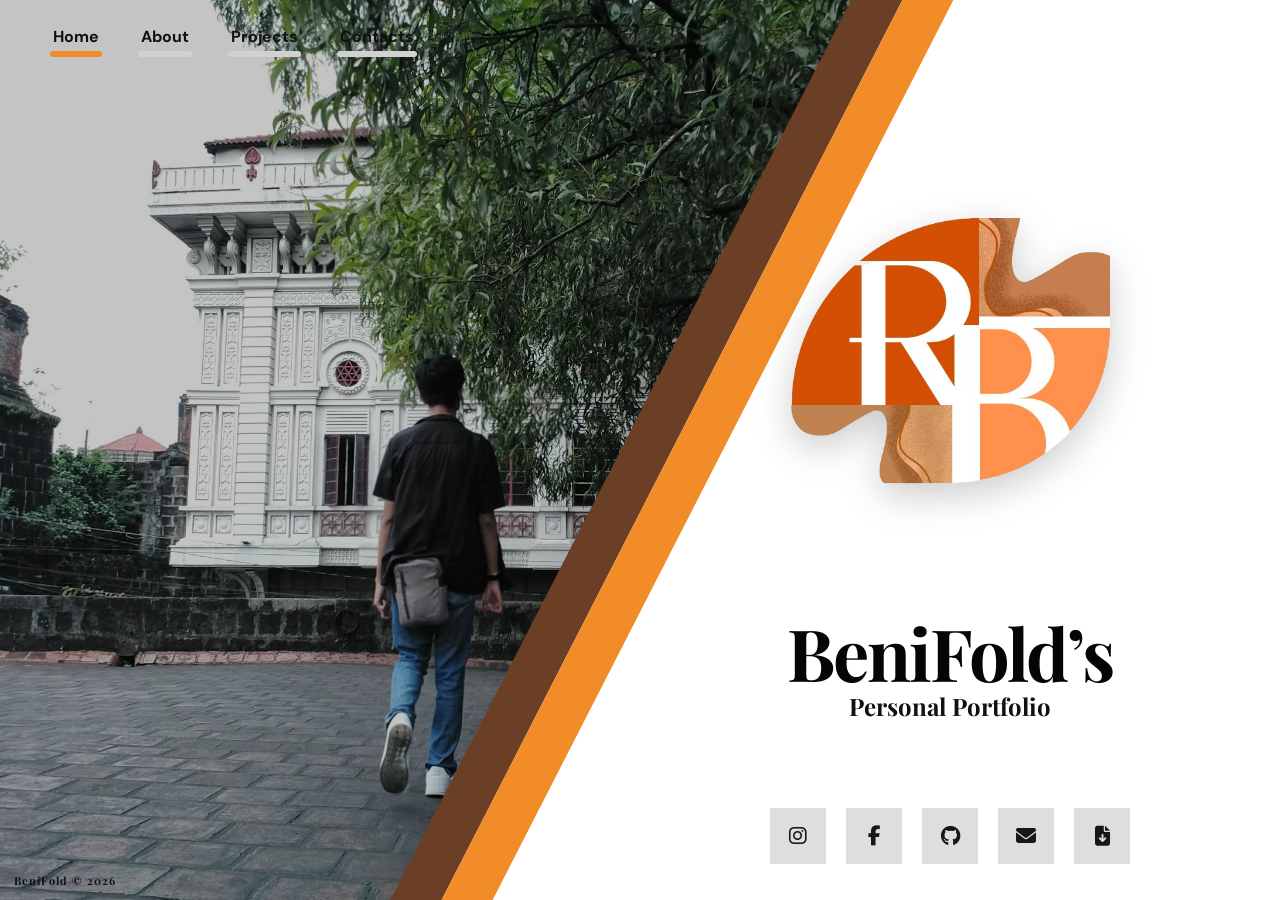
<file: index.html>
<!DOCTYPE html>
<html lang="en">
<head>
<meta charset="UTF-8">
<meta name="viewport" content="width=device-width, initial-scale=1.0">
<title>Beni's Portfolio</title>
<link rel="icon" href="myLogo.png" type="image/jpeg">
<link rel="stylesheet" href="https://cdnjs.cloudflare.com/ajax/libs/font-awesome/6.5.0/css/all.min.css">

<link rel="stylesheet" href="css/index.css">
</head>

<body>

<div class="container">
    <main class="home-page">
        <div class="photo-panel">
            <img src="pfp.jpeg" alt="Beni walking in front of a historic building">
        </div>

        <nav class="home-nav" aria-label="Main navigation">
            <a href="index.html" aria-current="page">Home</a>
            <a href="About.html">About</a>
            <a href="works.html">Projects</a>
            <a href="contact.html">Contacts</a>
        </nav>

        <div class="diagonal diagonal-black" aria-hidden="true"></div>
        <div class="diagonal diagonal-yellow" aria-hidden="true"></div>
        <div class="white-panel" aria-hidden="true"></div>

        <section class="brand-content" aria-labelledby="brand-title">
            <img class="brand-mark" src="myLogo.png" alt="BeniFold monogram">
            <div>
                <h1 class="brand-title" id="brand-title">BeniFold’s</h1>
                <p class="brand-subtitle">Personal Portfolio</p>
            </div>

            <div class="social-links" aria-label="Social links">
                <a href="https://www.instagram.com/_benifold" target="_blank" rel="noopener noreferrer" aria-label="Instagram">
                    <i class="fab fa-instagram" aria-hidden="true"></i>
                </a>
                <a href="https://www.facebook.com/rodolfo.aboc/" target="_blank" rel="noopener noreferrer" aria-label="Facebook">
                    <i class="fab fa-facebook-f" aria-hidden="true"></i>
                </a>
                <a href="https://github.com/rienicluss" target="_blank" rel="noopener noreferrer" aria-label="GitHub">
                    <i class="fab fa-github" aria-hidden="true"></i>
                </a>
                <a href="contact.html" aria-label="Contact">
                    <i class="fas fa-envelope" aria-hidden="true"></i>
                </a>
                <a href="BeniCV.pdf" download aria-label="Download CV">
                    <i class="fas fa-file-arrow-down" aria-hidden="true"></i>
                </a>
            </div>
        </section>

        <p class="copyright">BeniFold © 2026</p>
    </main>
</div>

<script>
window.addEventListener('DOMContentLoaded', () => document.body.classList.add('ready'));
</script>

</body>
</html>
</file>
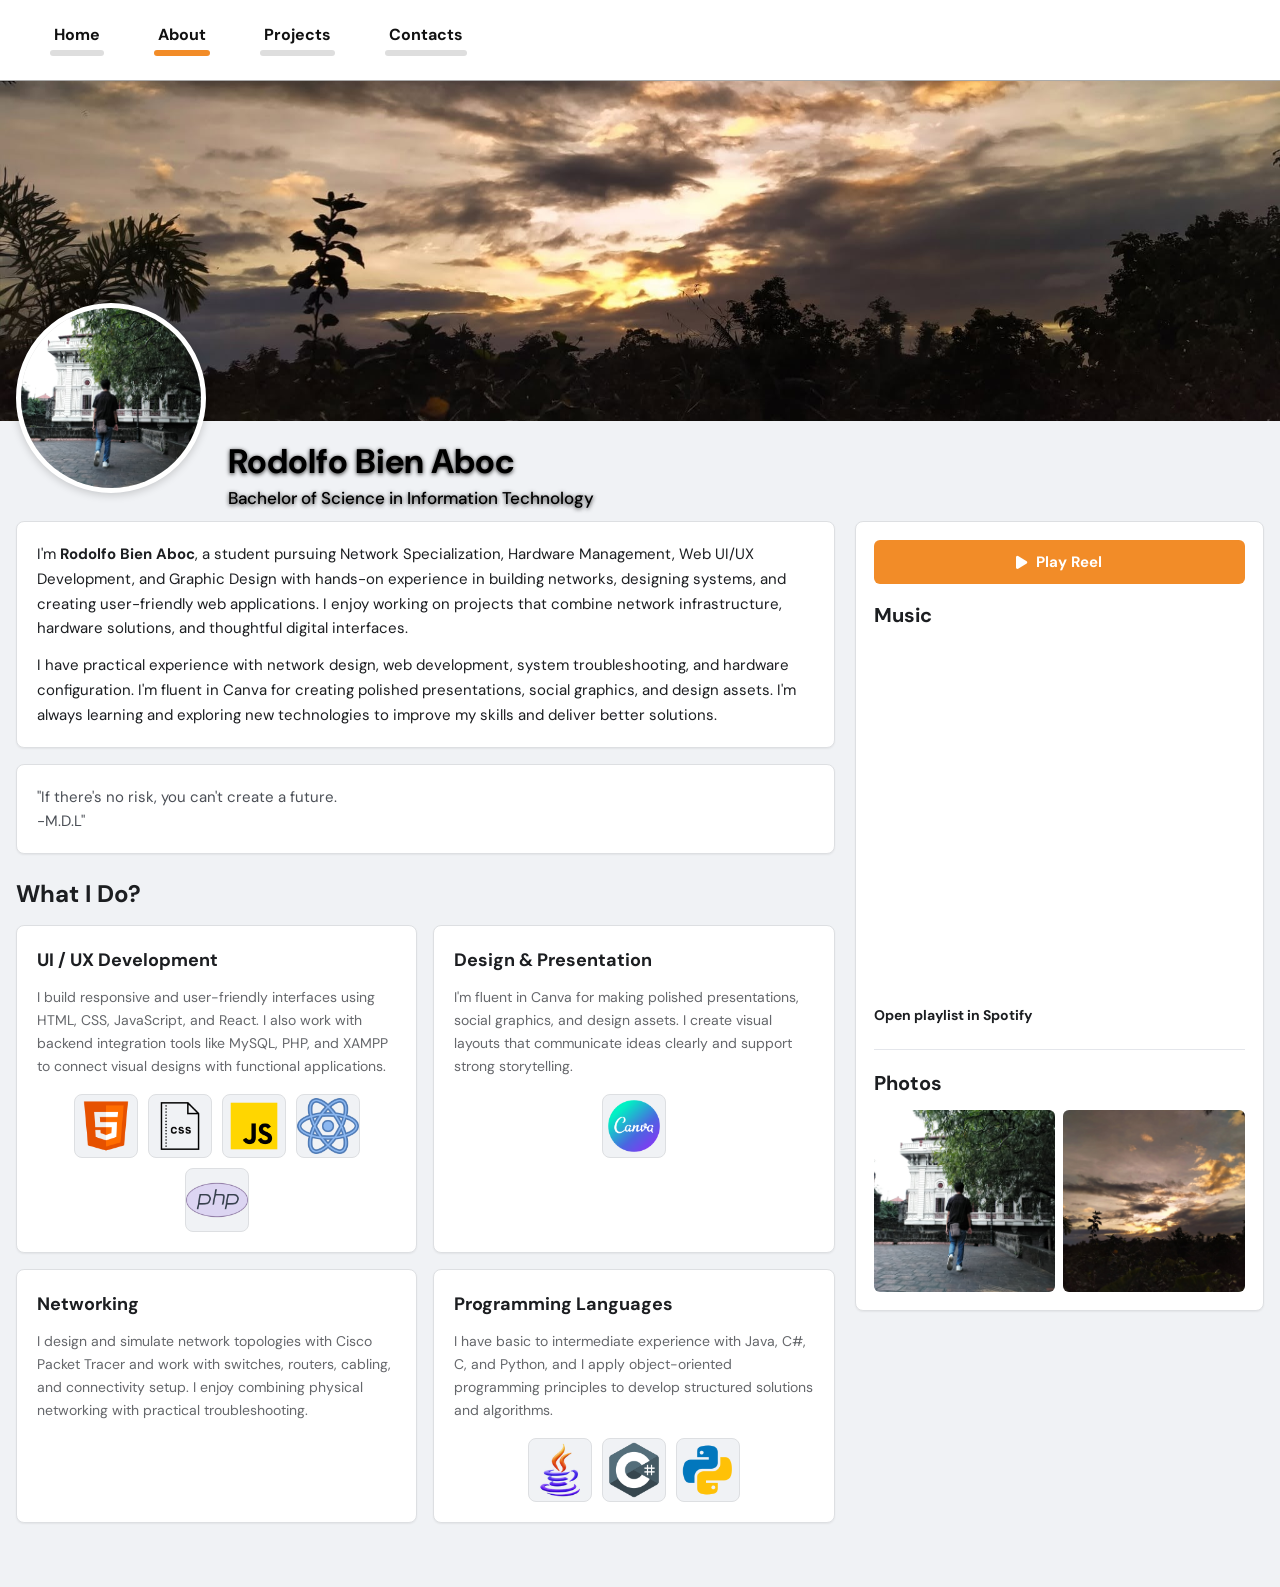
<file: About.html>
<!DOCTYPE html>
<html lang="en">
<head>
<meta charset="UTF-8">
<meta name="viewport" content="width=device-width, initial-scale=1.0">
<title>Beni's Portfolio</title>
<link rel="icon" href="myLogo.png" type="image/jpeg">
<link rel="stylesheet" href="https://cdnjs.cloudflare.com/ajax/libs/font-awesome/6.5.0/css/all.min.css">
<link rel="stylesheet" href="css/about.css">
</head>
<body>
<div class="container">
    <aside class="sidebar">
        <ul class="nav-menu" aria-label="Main navigation">
            <li class="nav-item"><a href="index.html">Home</a></li>
            <li class="nav-item active"><a href="about.html" aria-current="page">About</a></li>
            <li class="nav-item"><a href="works.html">Projects</a></li>
            <li class="nav-item"><a href="contact.html">Contacts</a></li>
        </ul>
    </aside>

    <main class="main-content">
        <header class="profile-banner">
            <div class="profile-card">
                <div class="profile-photo">
                    <img src="pfp.jpeg" alt="Rodolfo Bien Aboc">
                </div>
                <div class="profile-heading">
                    <h2>Rodolfo Bien Aboc</h2>
                    <p>Bachelor of Science in Information Technology</p>
                </div>
            </div>
        </header>

        <div class="about-layout">
            <div class="about-main-column">
                <div class="about-content">
                    <div class="about-text">
                        <p>
                            I'm <strong>Rodolfo Bien Aboc</strong>, a student pursuing Network Specialization,
                            Hardware Management, Web UI/UX Development, and Graphic Design with hands-on
                            experience in building networks, designing systems, and creating user-friendly
                            web applications. I enjoy working on projects that combine network infrastructure,
                            hardware solutions, and thoughtful digital interfaces.
                        </p>
                        <p>
                            I have practical experience with network design, web development, system
                            troubleshooting, and hardware configuration. I'm fluent in Canva for creating
                            polished presentations, social graphics, and design assets. I'm always learning
                            and exploring new technologies to improve my skills and deliver better solutions.
                        </p>
                    </div>
                    <div class="highlight-box">
                        "If there's no risk, you can't create a future.<br>-M.D.L"
                    </div>
                </div>

                <section id="skills">
                    <h2>What I Do?</h2>
                    <div class="skills-grid">
                <div class="skill-info">
                    <h3>UI / UX Development</h3>
                    <p>I build responsive and user-friendly interfaces using HTML, CSS, JavaScript, and React. I also work with backend integration tools like MySQL, PHP, and XAMPP to connect visual designs with functional applications.</p>
                    <div class="icon-bar">
                        <span class="icon-item"><img src="Icons/icons8-html-5-100.png" alt="HTML"></span>
                        <span class="icon-item"><img src="Icons/icons8-css-filetype-100.png" alt="CSS"></span>
                        <span class="icon-item"><img src="Icons/icons8-javascript-100.png" alt="JavaScript"></span>
                        <span class="icon-item"><img src="Icons/icons8-react-100.png" alt="React"></span>
                        <span class="icon-item"><img src="Icons/icons8-php-logo-100.png" alt="PHP"></span>
                    </div>
                </div>

                <div class="skill-info">
                    <h3>Design &amp; Presentation</h3>
                    <p>I'm fluent in Canva for making polished presentations, social graphics, and design assets. I create visual layouts that communicate ideas clearly and support strong storytelling.</p>
                    <div class="icon-bar">
                        <span class="icon-item"><img src="Icons/icons8-canva-100.png" alt="Canva"></span>
                    </div>
                </div>

                <div class="skill-info">
                    <h3>Networking</h3>
                    <p>I design and simulate network topologies with Cisco Packet Tracer and work with switches, routers, cabling, and connectivity setup. I enjoy combining physical networking with practical troubleshooting.</p>
                    <!--<div class="icon-bar">
                        <span class="icon-item"><img src="Icons/icons8-html-5-100.png" alt="Networks"></span>
                    </div> -->
                </div>

                <div class="skill-info">
                    <h3>Programming Languages</h3>
                    <p>I have basic to intermediate experience with Java, C#, C, and Python, and I apply object-oriented programming principles to develop structured solutions and algorithms.</p>
                    <div class="icon-bar">
                        <span class="icon-item"><img src="Icons/icons8-java-100.png" alt="Java"></span>
                        <span class="icon-item"><img src="Icons/icons8-c-sharp-logo-100.png" alt="C#"></span>
                        <span class="icon-item"><img src="Icons/icons8-python-100.png" alt="Python"></span>
                    </div>
                </div>
                    </div>
                </section>
            </div>

            <aside class="spotify-panel" aria-labelledby="spotify-title">
                <button class="play-video-button" type="button" aria-haspopup="dialog" aria-controls="video-modal">
                    <i class="fa-solid fa-play" aria-hidden="true"></i>
                    Play Reel
                </button>
                <h2 id="spotify-title">Music</h2>
                <iframe
                    class="spotify-player"
                    src="https://open.spotify.com/embed/playlist/7u4t4N9aqqfgyNPOmeiplp?utm_source=generator"
                    title="Spotify playlist player"
                    allow="autoplay; clipboard-write; encrypted-media; fullscreen; picture-in-picture"
                    loading="lazy">
                </iframe>
                <a class="spotify-link" href="https://open.spotify.com/playlist/7u4t4N9aqqfgyNPOmeiplp" target="_blank" rel="noopener noreferrer">
                    Open playlist in Spotify
                </a>

                <section class="photos-section" aria-labelledby="photos-title">
                    <h2 id="photos-title">Photos</h2>
                    <div class="photo-grid">
                        <a class="photo-tile" href="pfp.jpeg" target="_blank" rel="noopener noreferrer" aria-label="Open profile photo">
                            <img src="pfp.jpeg" alt="Profile photo">
                        </a>
                        <a class="photo-tile" href="Banner.jpg" target="_blank" rel="noopener noreferrer" aria-label="Open sunset cover photo">
                            <img src="Banner.jpg" alt="Sunset landscape">
                        </a>
                    </div>
                </section>
            </aside>
        </div>
    </main>
</div>

<dialog class="video-modal" id="video-modal" aria-label="Reel video player">
    <div class="video-modal-content">
        <button class="video-modal-close" type="button" aria-label="Close video">×</button>
        <video class="modal-video" controls playsinline preload="metadata">
            <source src="bidyo.mp4" type="video/mp4">
            Your browser does not support HTML video.
        </video>
    </div>
</dialog>

<script>
window.addEventListener('DOMContentLoaded', () => {
    document.body.classList.add('ready');

    const playButton = document.querySelector('.play-video-button');
    const videoModal = document.querySelector('#video-modal');
    const video = videoModal.querySelector('video');
    const closeButton = videoModal.querySelector('.video-modal-close');

    playButton.addEventListener('click', () => {
        videoModal.showModal();
        video.play().then(() => {
            if (!videoModal.open) {
                video.pause();
                video.currentTime = 0;
            }
        }).catch(error => {
            if (error.name === 'AbortError' && !videoModal.open) return;
            console.error('Unable to play the reel video:', error);
        });
    });

    closeButton.addEventListener('click', () => {
        video.pause();
        videoModal.close();
    });
    videoModal.addEventListener('click', event => {
        if (event.target === videoModal) {
            video.pause();
            videoModal.close();
        }
    });
    videoModal.addEventListener('close', () => {
        video.pause();
        video.currentTime = 0;
        playButton.focus();
    });
});
</script>
</body>
</html>
</file>
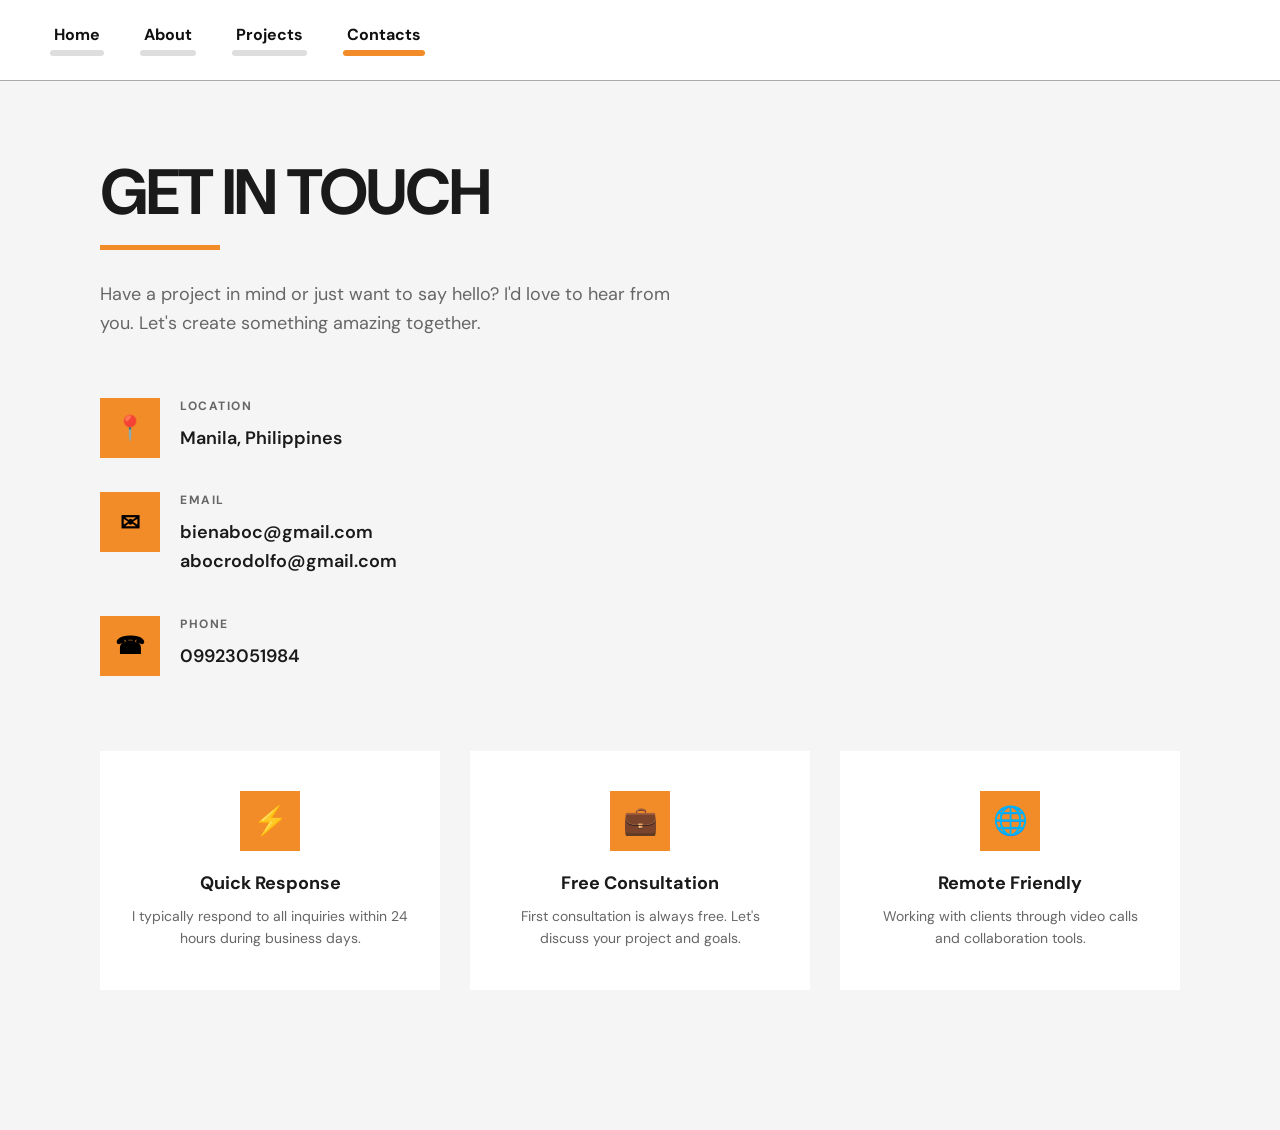
<file: contact.html>
<!DOCTYPE html>
<html lang="en">
<head>
<meta charset="UTF-8">
<meta name="viewport" content="width=device-width, initial-scale=1.0">
<title>Beni's Portfolio</title>
<link rel="icon" href="myLogo.png" type="image/jpeg">
<link rel="stylesheet" href="https://cdnjs.cloudflare.com/ajax/libs/font-awesome/6.5.0/css/all.min.css">

<link rel="stylesheet" href="css/contact.css">
</head>

<body>

<div class="container">

    <!-- Sidebar -->
    <aside class="sidebar">
        <ul class="nav-menu">
            <li class="nav-item">
                <a href="index.html">Home</a>
            </li>
            <li class="nav-item">
                <a href="about.html">About</a>
            </li>
            <li class="nav-item">
                <a href="works.html">Projects</a>
            </li>
            <li class="nav-item active">
                <a href="contact.html" aria-current="page">Contacts</a>
            </li>
        </ul>
    </aside>

    <!-- Main Content -->
    <main class="main-content">
        
        <div class="contact-header">
            <h1 class="contact-title">GET IN TOUCH</h1>
            <div class="title-divider"></div>
            <p class="contact-subtitle">
                Have a project in mind or just want to say hello? I'd love to hear from you. Let's create something amazing together.
            </p>
        </div>
        
        <div class="contact-content">
            
            <div class="contact-info">
                <div class="info-item">
                    <div class="info-icon">📍</div>
                    <div class="info-label">Location</div>
                    <div class="info-value">
                        Manila, Philippines
                    </div>
                </div>
                
                <div class="info-item">
                    <div class="info-icon">✉</div>
                    <div class="info-label">Email</div>
                    <div class="info-value">
                        <a href="mailto:bienaboc@gmail.com">bienaboc@gmail.com</a><br>
                        <a href="mailto:abocrodolfo@gmail.com">abocrodolfo@gmail.com</a>
                    </div>
                </div>
                
                <div class="info-item">
                    <div class="info-icon">☎</div>
                    <div class="info-label">Phone</div>
                    <div class="info-value">
                        <a href="tel:09923051984">09923051984</a>
                    </div>
                </div>
            </div>
            
            <div class="additional-info">
                <div class="info-cards">
                    <div class="info-card">
                        <div class="card-icon">⚡</div>
                        <h3 class="card-title">Quick Response</h3>
                        <p class="card-text">I typically respond to all inquiries within 24 hours during business days.</p>
                    </div>
                    
                    <div class="info-card">
                        <div class="card-icon">💼</div>
                        <h3 class="card-title">Free Consultation</h3>
                        <p class="card-text">First consultation is always free. Let's discuss your project and goals.</p>
                    </div>
                    
                    <div class="info-card">
                        <div class="card-icon">🌐</div>
                        <h3 class="card-title">Remote Friendly</h3>
                        <p class="card-text">Working with clients through video calls and collaboration tools.</p>
                    </div>
                </div>
            </div>
        </div>
    </main>

</div>

<script>
document.querySelectorAll('.nav-item a').forEach(link=>{
    link.addEventListener('click',function(e){
        const href=this.getAttribute('href');

        if(href.startsWith("#")){
            e.preventDefault();

            document.querySelectorAll('.nav-item')
            .forEach(item=>item.classList.remove('active'));

            this.parentElement.classList.add('active');

            document.querySelector('.main-content')
            .style.opacity='0';

            setTimeout(()=>{
                document.querySelector('.main-content')
                .style.opacity='1';
            },300);
        }
    });
});
</script>

</body>
</html>
</file>
<file: css/index.css>
@import url('https://fonts.googleapis.com/css2?family=DM+Sans:wght@400;500;700&family=Playfair+Display:wght@700&display=swap');

*{
    margin:0;
    padding:0;
    box-sizing:border-box;
}

:root{
    --primary-orange:#F28C28;
    --dark:#1a1a1a;
    --light-gray:#f5f5f5;
    --text-gray:#666;
    --border:#e0e0e0;
}

body{
    font-family:'DM Sans',sans-serif;
    background:var(--light-gray);
    overflow-x:hidden;
    opacity:0;
    transition:opacity 0.7s ease;
}

body.ready{
    opacity:1;
}

.container{
    display:flex;
    min-height:100vh;
}

/* ================= DESKTOP SIDEBAR ================= */

.sidebar{
    width:220px;
    background:white;
    padding:40px 0;
    position:fixed;
    height:100vh;
    border-right:1px solid var(--border);
    display:flex;
    flex-direction:column;
}

.logo{
    font-family:'Playfair Display',serif;
    font-size:28px;
    font-weight:700;
    letter-spacing:3px;
    text-align:center;
    margin-bottom:60px;
    text-transform:uppercase;
}

.nav-menu{
    list-style:none;
    flex:1;
}

.nav-item{
    margin-bottom:5px;
}

.nav-item a{
    display:block;
    padding:16px 40px;
    text-decoration:none;
    color:var(--dark);
    font-size:14px;
    font-weight:500;
    text-transform:uppercase;
    transition:0.3s;
}

.nav-item.active a{
    background:var(--primary-orange);
    font-weight:700;
}

.nav-item a:hover{
    background:rgba(255,211,61,0.3);
    padding-left:45px;
}

.social-links {
    display: flex;
    justify-content: center;
    gap: 15px;
    margin-top: auto;
    padding: 30px 0;
}

.social-links a {
    width: 36px;
    height: 36px;
    border: 1px solid var(--border);
    display: flex;
    align-items: center;
    justify-content: center;
    text-decoration: none;
    color: var(--dark);
    transition: all 0.3s ease;
    font-size: 14px;
}

.social-links a:hover {
    background: var(--primary-orange);
    border-color: var(--primary-orange);
    transform: translateY(-3px);
}

.copyright {
    text-align: center;
    font-size: 10px;
    color: var(--text-gray);
    letter-spacing: 1px;
}

/* ================= MAIN CONTENT ================= */

.main-content{
    margin-left:220px;
    flex:1;
    padding:80px 100px;
    transition:0.3s ease;
}

.hero-section{
    display:flex;
    align-items:center;
    gap:80px;
    max-width:1200px;
}

/* Profile */

.profile-image-wrapper {
    position: relative;
    flex-shrink: 0;
}

.yellow-accent {
    position: absolute;
    width: 280px;
    height: 360px;
    background: var(--primary-orange);
    top: 20px;
    left: 20px;
    z-index: 1;
}

.profile-frame {
    position: relative;
    width: 280px;
    height: 360px;
    border: 8px solid var(--dark);
    background: white;
    z-index: 2;
    overflow: hidden;
}

.profile-image {
    width: 100%;
    height: 100%;
    object-fit: cover;
}

.hero-title{
    font-size:72px;
    font-weight:700;
    line-height:1;
    margin-bottom:20px;
}

.hero-description{
    font-size:16px;
    color:var(--text-gray);
    margin-bottom:20px;
    line-height:1.6;
}

.hero-actions{
    margin-bottom:20px;
}

.download-cv-btn{
    display:inline-block;
    background:var(--dark);
    color:white;
    padding:14px 28px;
    border-radius:999px;
    text-decoration:none;
    font-weight:700;
    transition:0.3s ease;
    animation: buttonPulse 3s ease-in-out 1s infinite;
}

.download-cv-btn:hover{
    background:var(--primary-orange);
    color:var(--dark);
    animation: none;
}

.signature{
    font-family:'Playfair Display',serif;
    font-size:28px;
    font-style:italic;
}

.hero-section{
    opacity:0;
    transform: translateY(30px);
    animation: fadeInUp 0.9s ease 0.15s forwards;
}

.profile-image-wrapper{
    opacity:0;
    transform: translateX(-30px);
    animation: fadeInLeft 0.9s ease 0.25s forwards;
}

.hero-content{
    opacity:0;
    transform: translateX(30px);
    animation: fadeInUp 0.9s ease 0.3s forwards;
}

@keyframes fadeInUp {
    from {
        opacity: 0;
        transform: translateY(30px);
    }
    to {
        opacity: 1;
        transform: translateY(0);
    }
}

@keyframes fadeInLeft {
    from {
        opacity: 0;
        transform: translateX(-30px);
    }
    to {
        opacity: 1;
        transform: translateX(0);
    }
}

@keyframes buttonPulse {
    0%, 100% {
        transform: scale(1);
    }
    50% {
        transform: scale(1.03);
    }
}

/* ================= TABLET (768px) ================= */

@media(max-width:768px){

    .container{
        flex-direction:column;
    }

    .sidebar{
        width:100%;
        height:auto;
        position:relative;
        padding:25px 0;
        border-right:none;
        border-bottom:1px solid var(--border);
    }

    .logo{
        font-size:24px;
        margin-bottom:25px;
        letter-spacing:2px;
    }

    .nav-menu{
        display:flex;
        justify-content:center;
        flex-wrap:wrap;
        gap:5px;
    }

    .nav-item{
        margin:0;
    }

    .nav-item a{
        padding:12px 20px;
        font-size:13px;
    }

    .nav-item a:hover{
        padding-left:20px;
    }

    .social-links{
        padding:20px 0 15px;
        gap:12px;
    }

    .social-links a{
        width:34px;
        height:34px;
        font-size:13px;
    }

    .copyright{
        font-size:9px;
    }

    .main-content{
        margin-left:0;
        padding:50px 40px;
    }

    .hero-section{
        flex-direction:column;
        text-align:center;
        gap:50px;
        align-items:center;
    }

    .profile-image-wrapper{
        margin:0 auto;
    }

    .yellow-accent{
        width:240px;
        height:320px;
        top:15px;
        left:15px;
    }

    .profile-frame{
        width:240px;
        height:320px;
        border-width:6px;
    }

    .hero-title{
        font-size:56px;
        margin-bottom:15px;
    }

    .hero-description{
        font-size:15px;
        max-width:500px;
        margin-left:auto;
        margin-right:auto;
    }

    .signature{
        font-size:24px;
    }
}

/* ================= MOBILE (480px) ================= */

@media(max-width:480px){

    .sidebar{
        padding:20px 0;
    }

    .logo{
        font-size:20px;
        margin-bottom:20px;
        letter-spacing:1.5px;
    }

    .nav-menu{
        gap:3px;
    }

    .nav-item a{
        padding:10px 15px;
        font-size:11px;
        letter-spacing:0.5px;
    }

    .social-links{
        padding:15px 0 12px;
        gap:10px;
    }

    .social-links a{
        width:32px;
        height:32px;
        font-size:12px;
    }

    .copyright{
        font-size:8px;
        padding:0 10px;
    }

    .main-content{
        padding:35px 20px;
    }

    .hero-section{
        gap:35px;
    }

    .yellow-accent{
        width:200px;
        height:270px;
        top:12px;
        left:12px;
    }

    .profile-frame{
        width:200px;
        height:270px;
        border-width:5px;
    }

    .hero-title{
        font-size:42px;
        line-height:1.1;
    }

    .hero-description{
        font-size:14px;
        margin-bottom:15px;
    }

    .signature{
        font-size:20px;
    }
}

/* ================= EXTRA SMALL PHONES (360px and below) ================= */

@media(max-width:360px){

    .logo{
        font-size:18px;
    }

    .nav-item a{
        padding:8px 12px;
        font-size:10px;
    }

    .main-content{
        padding:30px 15px;
    }

    .yellow-accent{
        width:170px;
        height:230px;
        top:10px;
        left:10px;
    }

    .profile-frame{
        width:170px;
        height:230px;
        border-width:4px;
    }

    .hero-title{
        font-size:36px;
    }

    .hero-description{
        font-size:13px;
    }

    .signature{
        font-size:18px;
    }
}

/* ================= HOME PAGE REDESIGN ================= */

body{
    min-width:320px;
    min-height:100vh;
    background:#fff;
}

.container{
    display:block;
    min-height:100vh;
}

.home-page{
    position:relative;
    width:100%;
    height:100vh;
    min-height:560px;
    overflow:hidden;
    isolation:isolate;
    background:#fff;
}

.photo-panel{
    position:absolute;
    inset:0;
    z-index:0;
    width:73%;
    clip-path:polygon(0 0,91.5% 0,42% 100%,0 100%);
    overflow:hidden;
    background:#303632;
    animation:photoReveal 1.9s cubic-bezier(.76,0,.24,1) both;
}

.photo-panel::after{
    position:absolute;
    inset:0;
    content:"";
    background:rgba(16,20,18,.25);
}

.photo-panel img{
    width:100%;
    height:100%;
    object-fit:cover;
    object-position:center 54%;
}

.home-nav{
    position:absolute;
    z-index:4;
    top:26px;
    left:50px;
    display:flex;
    width:auto;
    justify-content:flex-start;
    gap:36px;
    opacity:0;
    animation:navReveal .55s ease-out 4s both;
}

.home-nav a{
    position:relative;
    padding:0 3px 10px;
    color:#111;
    font-size:16px;
    font-weight:700;
    text-decoration:none;
}

.home-nav a::after{
    position:absolute;
    right:0;
    bottom:0;
    left:0;
    height:6px;
    border-radius:5px;
    background:#d1d1d1;
    content:"";
}

.home-nav a[aria-current="page"]::after,
.home-nav a:hover::after{
    background:var(--primary-orange);
}

.home-nav a:focus-visible,
.social-links a:focus-visible{
    outline:3px solid #111;
    outline-offset:4px;
}

.diagonal{
    position:absolute;
    inset:0;
    pointer-events:none;
}

.diagonal-black{
    z-index:0;
    background:#6b3e26;
    clip-path:polygon(66.5% 0,70.5% 0,34.5% 100%,30.5% 100%);
    animation:panelSlideIn .65s cubic-bezier(.7,0,.2,1) 1.9s both;
}

.diagonal-yellow{
    z-index:1;
    background:#f28c28;
    clip-path:polygon(70.5% 0,74.5% 0,38.5% 100%,34.5% 100%);
    animation:panelSlideIn .65s cubic-bezier(.7,0,.2,1) 2.55s both;
}

.white-panel{
    position:absolute;
    z-index:2;
    inset:0;
    background:#fff;
    clip-path:polygon(74.5% 0,100% 0,100% 100%,38.5% 100%);
    animation:panelSlideIn .75s cubic-bezier(.7,0,.2,1) 3.2s both;
}

.copyright{
    position:absolute;
    z-index:4;
    bottom:12px;
    left:14px;
    color:#111;
    font-family:'Playfair Display',serif;
    font-size:11px;
    font-weight:700;
    opacity:0;
    animation:navReveal .55s ease-out 4s both;
}

.brand-content{
    position:absolute;
    z-index:3;
    top:18%;
    right:3.5%;
    bottom:4%;
    left:52%;
    display:flex;
    flex-direction:column;
    align-items:center;
    justify-content:space-between;
    text-align:center;
    opacity:0;
    animation:contentReveal .7s ease-out 4.15s both;
}

.brand-mark{
    display:block;
    width:clamp(230px, 34vw, 320px);
    height:auto;
    margin-top:24px;
    filter:drop-shadow(0 12px 18px rgba(0,0,0,.2));
}

.brand-title{
    margin:24px 0 0;
    color:#050505;
    font-family:'Playfair Display',serif;
    font-size:clamp(44px, 8vw, 72px);
    font-weight:700;
    letter-spacing:-2px;
    line-height:1.02;
    white-space:nowrap;
}

.brand-subtitle{
    margin:0;
    color:#111;
    font-family:'Playfair Display',serif;
    font-size:clamp(18px, 2.8vw, 24px);
    font-weight:700;
}

.social-links{
    display:flex;
    justify-content:center;
    gap:20px;
    margin-top:0;
    padding:0;
}

.social-links a{
    display:flex;
    width:56px;
    height:56px;
    align-items:center;
    justify-content:center;
    border:0;
    background:#dedede;
    color:#171717;
    font-size:20px;
    text-decoration:none;
    transition:background .2s ease, transform .2s ease;
}

.social-links a:hover{
    transform:translateY(-4px);
    background:var(--primary-orange);
}

@keyframes photoReveal{
    0%,45%{
        width:100%;
        clip-path:polygon(0 0,100% 0,100% 100%,0 100%);
    }
    100%{
        width:73%;
        clip-path:polygon(0 0,91.5% 0,42% 100%,0 100%);
    }
}

@keyframes panelSlideIn{
    from{transform:translateX(100%);}
    to{transform:translateX(0);}
}

@keyframes navReveal{
    from{opacity:0;transform:translateY(-8px);}
    to{opacity:1;transform:translateY(0);}
}

@keyframes contentReveal{
    from{opacity:0;transform:translateY(18px);}
    to{opacity:1;transform:translateY(0);}
}

@media(max-width:700px){
    .home-page{
        display:flex;
        height:auto;
        min-height:100vh;
        flex-direction:column;
        overflow:hidden;
    }

    .photo-panel{
        position:relative;
        inset:auto;
        z-index:0;
        width:100%;
        height:55svh;
        min-height:310px;
        max-height:520px;
        flex:none;
        clip-path:none;
        animation:mobilePhotoReveal .8s ease-out both;
    }

    .home-nav{
        top:24px;
        left:5%;
        width:90%;
        justify-content:flex-start;
        gap:clamp(12px, 4vw, 24px);
        animation-delay:.3s;
    }

    .home-nav a{
        padding:4px 5px 14px;
        border-radius:3px 3px 0 0;
        background:rgba(255,255,255,.72);
        font-size:clamp(12px, 3vw, 15px);
    }

    .diagonal,
    .white-panel{
        display:none;
    }

    .brand-content{
        position:relative;
        inset:auto;
        min-height:45svh;
        padding:24px 16px 26px;
        justify-content:space-between;
        gap:18px;
        animation-delay:.55s;
    }

    .brand-mark{
        width:clamp(155px, 38vw, 205px);
        margin-top:8px;
    }

    .brand-title{
        margin:0;
        font-size:clamp(40px, 10vw, 58px);
    }

    .brand-subtitle{
        font-size:20px;
    }

    .social-links{
        gap:12px;
    }

    .social-links a{
        width:48px;
        height:48px;
        font-size:18px;
    }

    .copyright{
        position:absolute;
        top:clamp(288px, calc(55svh - 22px), 498px);
        bottom:auto;
        left:12px;
        color:#fff;
        text-shadow:0 1px 4px #000;
        animation-delay:.4s;
    }
}

@media(max-width:360px){
    .social-links{
        gap:8px;
    }

    .social-links a{
        width:43px;
        height:43px;
    }
}

@keyframes mobilePhotoReveal{
    from{opacity:0;transform:scale(1.035);}
    to{opacity:1;transform:scale(1);}
}

@media(prefers-reduced-motion:reduce){
    *,
    *::before,
    *::after{
        animation-duration:0.01ms !important;
        animation-delay:0ms !important;
        animation-iteration-count:1 !important;
        scroll-behavior:auto !important;
    }
}

@media(prefers-reduced-motion:reduce){
    *,
    *::before,
    *::after{
        animation-duration:.01ms !important;
        animation-iteration-count:1 !important;
        scroll-behavior:auto !important;
        transition-duration:.01ms !important;
    }
}
</file>
<file: css/about.css>
@import url('https://fonts.googleapis.com/css2?family=DM+Sans:wght@400;500;700&family=Playfair+Display:wght@700;900&display=swap');

*{
    margin:0;
    padding:0;
    box-sizing:border-box;
}

:root{
    --primary-yellow:#F28C28;
    --dark:#1a1a1a;
    --light-gray:#f5f5f5;
    --text-gray:#666;
    --border:#e0e0e0;
}

body{
    font-family:'DM Sans',sans-serif;
    background:#f0f2f5;
    opacity:0;
    transition:opacity 0.7s ease;
}

body.ready{
    opacity:1;
}

.container{
    display:flex;
    flex-direction:column;
    min-height:100vh;
    opacity:0;
    transform:translateY(18px);
    animation:fadeInUp 0.9s ease 0.15s forwards;
}

@keyframes fadeInUp{
    from{opacity:0;transform:translateY(30px);}
    to{opacity:1;transform:translateY(0);}
}

.sidebar{
    width:100%;
    height:81px;
    background:white;
    padding:0 50px;
    position:relative;
    border-bottom:1px solid #aaa;
    display:flex;
    align-items:center;
}

.nav-menu{
    list-style:none;
    display:flex;
    align-items:center;
    gap:50px;
}

.nav-item{
    margin:0;
}

.nav-item a{
    display:inline-block;
    position:relative;
    padding:0 4px 11px;
    text-decoration:none;
    color:#111;
    font-size:16px;
    font-weight:700;
    text-transform:none;
    transition:color 0.2s ease;
}

.nav-item a::after{
    content:"";
    position:absolute;
    left:0;
    right:0;
    bottom:0;
    height:6px;
    border-radius:6px;
    background:#dedede;
}

.nav-item.active a::after{
    background:var(--primary-yellow);
}

.nav-item a:hover{
    color:#555;
}

.main-content{
    margin-left:0;
    flex:1;
    padding:0;
    transition:0.3s ease;
}

.profile-banner{
    position:relative;
    height:340px;
    overflow:visible;
    background:#d9781e url("../Banner.jpg") center 68% / cover no-repeat;
}

.about-title{
    position:absolute;
    top:12px;
    left:14px;
    color:#fff;
    font-family:'DM Sans',sans-serif;
    font-size:20px;
    font-weight:700;
    line-height:1.2;
    text-shadow:0 1px 2px rgba(0,0,0,.15);
}

.profile-card{
    position:absolute;
    right:0;
    bottom:-72px;
    left:0;
    display:grid;
    grid-template-columns:190px 1fr;
    align-items:center;
    gap:22px;
    width:min(1440px, calc(100% - 32px));
    margin:0 auto;
}

.profile-photo{
    position:relative;
    z-index:1;
    width:190px;
    height:190px;
    overflow:hidden;
    border-radius:50%;
    border:5px solid #fff;
    background:#d8d8d8;
    box-shadow:0 2px 8px rgba(0,0,0,.18);
}

.profile-photo img{
    display:block;
    width:100%;
    height:100%;
    object-fit:cover;
}

.profile-heading{
    position:relative;
    z-index:2;
    align-self:end;
    margin:0 0 18px;
    font-family:'DM Sans',sans-serif;
    transform:translateY(36px);
    color:#fff;
    text-shadow:0 1px 4px rgba(0,0,0,.85);
}

.profile-heading h2{
    margin-bottom:6px;
    color:#000;
    font-size:clamp(25px,3.5vw,34px);
    font-weight:700;
    line-height:1.15;
}

.profile-heading p{
    color:#000;
    font-size:clamp(14px,2.2vw,17px);
    font-weight:500;
    line-height:1.4;
}

.about-layout{
    display:grid;
    grid-template-columns:minmax(0,2fr) minmax(280px,1fr);
    align-items:start;
    gap:20px;
    width:min(1440px,calc(100% - 32px));
    margin:0 auto;
    padding:100px 0 32px;
}

.about-main-column{min-width:0;}

.about-content{
    display:grid;
    grid-template-columns:1fr;
    gap:16px;
    margin:0;
    padding:0 0 24px;
}

.about-text{
    max-width:none;
    margin:0;
    padding:20px;
    border:1px solid #dddfe2;
    border-radius:8px;
    background:#fff;
    box-shadow:0 1px 2px rgba(0,0,0,.06);
    color:#1c1e21;
    font-family:'DM Sans',sans-serif;
    font-size:15px;
    font-weight:400;
    line-height:1.65;
}

.about-text p{
    margin-bottom:12px;
}

.about-text p + p{
    margin-top:12px;
    margin-bottom:0;
}

.highlight-box{
    align-self:start;
    margin:0;
    padding:20px;
    border:1px solid #dddfe2;
    border-radius:8px;
    background:#fff;
    box-shadow:0 1px 2px rgba(0,0,0,.06);
    color:#4b4f56;
    font-size:15px;
    line-height:1.6;
}

.spotify-panel{
    position:sticky;
    top:20px;
    min-width:0;
    padding:18px;
    border:1px solid #dddfe2;
    border-radius:8px;
    background:#fff;
    box-shadow:0 1px 2px rgba(0,0,0,.06);
}

.play-video-button{
    display:flex;
    align-items:center;
    justify-content:center;
    gap:9px;
    width:100%;
    margin-bottom:18px;
    padding:12px 16px;
    border-radius:6px;
    background:#f28c28;
    border:0;
    color:#fff;
    font-size:15px;
    font-weight:700;
    font-family:inherit;
    cursor:pointer;
    transition:background .2s ease,transform .2s ease;
}

.play-video-button:hover{
    background:#df7615;
    transform:translateY(-1px);
}

.video-modal{
    width:min(900px,calc(100% - 32px));
    max-width:none;
    max-height:calc(100% - 32px);
    margin:auto;
    padding:0;
    overflow:visible;
    border:0;
    border-radius:12px;
    background:transparent;
}

.video-modal::backdrop{
    background:rgba(0,0,0,.82);
    backdrop-filter:blur(3px);
}

.video-modal-content{
    position:relative;
    padding:44px 12px 12px;
    border:1px solid rgba(255,255,255,.18);
    border-radius:12px;
    background:#111;
    box-shadow:0 16px 48px rgba(0,0,0,.4);
}

.modal-video{
    display:block;
    width:100%;
    max-height:calc(100vh - 96px);
    border-radius:6px;
    background:#000;
}

.video-modal-close{
    position:absolute;
    top:8px;
    right:10px;
    display:grid;
    width:30px;
    height:30px;
    place-items:center;
    border:0;
    border-radius:50%;
    background:#333;
    color:#fff;
    font-size:24px;
    line-height:1;
    cursor:pointer;
}

.video-modal-close:hover{background:#555;}

.spotify-panel h2{
    margin:0 0 14px;
    color:#1c1e21;
    font-size:20px;
    font-weight:700;
}

.spotify-player{
    display:block;
    width:100%;
    height:352px;
    border:0;
    border-radius:8px;
}

.spotify-link{
    display:inline-block;
    margin-top:12px;
    color:#1c1e21;
    font-size:14px;
    font-weight:700;
    text-decoration:none;
}

.spotify-link:hover{text-decoration:underline;}

.photos-section{
    margin-top:24px;
    padding-top:20px;
    border-top:1px solid #e4e6eb;
}

.photos-section h2{
    margin:0 0 14px;
    color:#1c1e21;
    font-size:20px;
    font-weight:700;
}

.photo-grid{
    display:grid;
    grid-template-columns:repeat(2,minmax(0,1fr));
    gap:8px;
}

.photo-tile{
    display:block;
    overflow:hidden;
    aspect-ratio:1;
    border-radius:6px;
    background:#f0f2f5;
}

.photo-tile img{
    display:block;
    width:100%;
    height:100%;
    object-fit:cover;
    transition:transform .2s ease;
}

.photo-tile:hover img{transform:scale(1.04);}

#skills{
    width:100%;
    margin:0 0 32px;
}

#skills h2{
    margin:0 0 16px;
    color:#1c1e21;
    font-family:'DM Sans',sans-serif;
    font-size:24px;
    font-weight:700;
}

.skills-grid{
    display:grid;
    grid-template-columns:repeat(2,minmax(0,1fr));
    gap:16px;
}

.skill-info{
    margin:0;
    padding:20px;
    border:1px solid #dddfe2;
    border-radius:8px;
    background:#fff;
    box-shadow:0 1px 2px rgba(0,0,0,.06);
    color:#1c1e21;
    line-height:1.65;
    opacity:0;
    transform:translateY(24px);
    animation:fadeInUp 0.8s ease forwards;
}

.skills-grid .skill-info:nth-child(1){animation-delay:0.25s;}
.skills-grid .skill-info:nth-child(2){animation-delay:0.35s;}
.skills-grid .skill-info:nth-child(3){animation-delay:0.45s;}
.skills-grid .skill-info:nth-child(4){animation-delay:0.55s;}

.skill-info h3{
    font-size:18px;
    margin-bottom:10px;
    font-weight:700;
    color:#1c1e21;
}

.skill-info p{
    margin:0;
    color:#65676b;
    font-size:14px;
}

.icon-bar{
    display:flex;
    flex-wrap:wrap;
    gap:10px;
    margin-top:16px;
    justify-content:center;
}

.icon-item{
    display:flex;
    align-items:center;
    justify-content:center;
    width:64px;
    height:64px;
    border-radius:8px;
    background:#f0f2f5;
    border:1px solid #dddfe2;
    overflow:hidden;
    transition:0.3s;
}

.icon-item:hover{transform:scale(1.05);}

.icon-item img{
    width:100%;
    height:100%;
    object-fit:contain;
}

.icon-item i{line-height:1;}

.html-logo{background:#E34C26;}
.css-logo{background:#563D7C;}
.js-logo{background:#F28C28;color:#000;}
.react-logo{background:#61DAFB;color:#000;}
.mysql-logo{background:#00758F;}
.php-logo{background:#777BB4;}
.java-logo{background:#007396;}
.csharp-logo{background:#239120;}
.python-logo{background:linear-gradient(135deg,#3776AB 0%,#F28C28 100%);color:#000;}
.database-logo{background:#336791;}
.cisco-logo{background:#1BA0D7;}
.network-logo{background:#FF6B35;}

@media(max-width:768px){
    .sidebar{
        height:auto;
        padding:18px 20px 12px;
        justify-content:center;
    }

    .nav-menu{
        justify-content:center;
        flex-wrap:wrap;
        gap:clamp(14px, 5vw, 36px);
    }

    .nav-item a{font-size:14px;}

    .profile-banner{height:290px;}

    .profile-card{
        right:0;
        bottom:-68px;
        left:0;
        width:calc(100% - 40px);
        grid-template-columns:minmax(132px,170px) 1fr;
        gap:14px;
    }

    .profile-photo{
        width:min(22vw,170px);
        height:min(22vw,170px);
    }

    .about-layout{
        grid-template-columns:1fr;
        width:calc(100% - 40px);
        padding:92px 0 32px;
    }

    .spotify-panel{position:static;}

    .skills-grid{grid-template-columns:1fr;}
    #skills h2{font-size:22px;}
    .skill-info{padding:20px;}
    .skill-info h3{font-size:18px;}
    .skill-info p{font-size:14px;}

    .icon-item{
        width:60px;
        height:60px;
    }
}

@media(max-width:480px){
    .sidebar{padding-inline:12px;}
    .nav-menu{gap:12px;}
    .nav-item a{font-size:12px;}

    .profile-banner{height:245px;}

    .profile-card{
        right:0;
        bottom:-56px;
        left:0;
        width:calc(100% - 28px);
        grid-template-columns:116px 1fr;
        gap:10px;
    }

    .profile-photo{
        width:116px;
        height:116px;
    }

    .profile-heading{margin:0 0 8px;}
    .profile-heading h2{font-size:20px;}
    .profile-heading p{font-size:12px;}

    .about-layout{
        width:calc(100% - 28px);
        padding:78px 0 24px;
    }

    .about-text{
        font-size:14px;
        line-height:1.75;
    }

    .skill-info{padding:16px;}
}
</file>
<file: css/contact.css>
@import url('https://fonts.googleapis.com/css2?family=DM+Sans:wght@400;500;700&family=Playfair+Display:wght@700;900&display=swap');

*{
    margin:0;
    padding:0;
    box-sizing:border-box;
}

:root{
    --primary-yellow:#F28C28;
    --dark:#1a1a1a;
    --light-gray:#f5f5f5;
    --text-gray:#666;
    --border:#e0e0e0;
}

body{
    font-family:'DM Sans',sans-serif;
    background:var(--light-gray);
    overflow-x:hidden;
}

.container{
    display:flex;
    min-height:100vh;
}

/* Sidebar */
.sidebar{
    width:220px;
    background:white;
    padding:40px 0;
    position:fixed;
    height:100vh;
    border-right:1px solid var(--border);
    display:flex;
    flex-direction:column;
}

.logo{
    font-family:'Playfair Display',serif;
    font-size:28px;
    font-weight:700;
    letter-spacing:3px;
    text-align:center;
    margin-bottom:60px;
    text-transform:uppercase;
}

.nav-menu{
    list-style:none;
    flex:1;
}

.nav-item{
    margin-bottom:5px;
}

.nav-item a{
    display:block;
    padding:16px 40px;
    text-decoration:none;
    color:var(--dark);
    font-size:14px;
    font-weight:500;
    text-transform:uppercase;
    transition:0.3s;
}

.nav-item.active a{
    background:var(--primary-yellow);
    font-weight:700;
}

.nav-item a:hover{
    background:rgba(255,211,61,0.3);
    padding-left:45px;
}

.social-links{
    display:flex;
    justify-content:center;
    gap:15px;
    margin-top:auto;
    padding:30px 0;
}

.social-links a{
    width:36px;
    height:36px;
    border:1px solid var(--border);
    display:flex;
    align-items:center;
    justify-content:center;
    text-decoration:none;
    color:var(--dark);
    transition:all 0.3s ease;
    font-size:14px;
}

.social-links a:hover{
    background:var(--primary-yellow);
    border-color:var(--primary-yellow);
    transform:translateY(-3px);
}

.copyright{
    text-align:center;
    font-size:10px;
    color:var(--text-gray);
    letter-spacing:1px;
}

/* Main */
.main-content{
    margin-left:220px;
    flex:1;
    padding:80px 100px;
}

.contact-header{
    margin-bottom:60px;
}

.contact-title{
    font-size:64px;
    font-weight:700;
    color:var(--dark);
    margin-bottom:20px;
    letter-spacing:-2px;
    line-height:1;
}

.title-divider{
    width:120px;
    height:5px;
    background:var(--primary-yellow);
    margin-bottom:30px;
}

.contact-subtitle{
    font-size:18px;
    color:var(--text-gray);
    max-width:600px;
    line-height:1.6;
}

.contact-content{
    display:grid;
    grid-template-columns:1fr 1fr;
    gap:80px;
    margin-bottom:60px;
}

.contact-info{
    display:flex;
    flex-direction:column;
    gap:40px;
}

.info-item{
    position:relative;
    padding-left:80px;
}

.info-icon{
    position:absolute;
    left:0;
    top:0;
    width:60px;
    height:60px;
    background:var(--primary-yellow);
    display:flex;
    align-items:center;
    justify-content:center;
    font-size:24px;
    font-weight:700;
}

.info-label{
    font-size:12px;
    font-weight:700;
    letter-spacing:1.5px;
    text-transform:uppercase;
    color:var(--text-gray);
    margin-bottom:10px;
}

.info-value{
    font-size:18px;
    color:var(--dark);
    font-weight:600;
    line-height:1.6;
}

.info-value a{
    color:var(--dark);
    text-decoration:none;
    transition:color 0.3s ease;
}

.info-value a:hover{
    color:var(--primary-yellow);
}

.contact-form{
    background:white;
    padding:50px;
}

.form-group{
    margin-bottom:30px;
}

.form-label{
    display:block;
    font-size:12px;
    font-weight:700;
    letter-spacing:1px;
    text-transform:uppercase;
    color:var(--dark);
    margin-bottom:10px;
}

.form-input,
.form-textarea{
    width:100%;
    padding:15px 20px;
    border:2px solid var(--border);
    background:var(--light-gray);
    font-family:'DM Sans',sans-serif;
    font-size:15px;
    color:var(--dark);
    transition:all 0.3s ease;
}

.form-input:focus,
.form-textarea:focus{
    outline:none;
    border-color:var(--primary-yellow);
    background:white;
}

.form-textarea{
    min-height:150px;
    resize:vertical;
}

.form-button{
    width:100%;
    padding:18px;
    background:var(--dark);
    color:white;
    border:none;
    font-size:14px;
    font-weight:700;
    letter-spacing:2px;
    text-transform:uppercase;
    cursor:pointer;
    transition:all 0.3s ease;
    font-family:'DM Sans',sans-serif;
}

.form-button:hover{
    background:var(--primary-yellow);
    color:var(--dark);
    transform:translateY(-3px);
    box-shadow:0 10px 30px rgba(0,0,0,0.1);
}

.additional-info{
    grid-column:1/-1;
}

.info-cards{
    display:grid;
    grid-template-columns:repeat(3,1fr);
    gap:30px;
}

.info-card{
    background:white;
    padding:40px 30px;
    text-align:center;
    transition:all 0.3s ease;
}

.info-card:hover{
    transform:translateY(-5px);
    box-shadow:0 10px 30px rgba(0,0,0,0.1);
}

.card-icon{
    width:60px;
    height:60px;
    background:var(--primary-yellow);
    margin:0 auto 20px;
    display:flex;
    align-items:center;
    justify-content:center;
    font-size:28px;
}

.card-title{
    font-size:18px;
    font-weight:700;
    color:var(--dark);
    margin-bottom:10px;
}

.card-text{
    font-size:14px;
    color:var(--text-gray);
    line-height:1.6;
}

/* ================= TABLET (768px) ================= */

@media(max-width:768px){

    .container{
        flex-direction:column;
    }

    .sidebar{
        width:100%;
        height:auto;
        position:relative;
        padding:25px 0;
        border-right:none;
        border-bottom:1px solid var(--border);
    }

    .logo{
        font-size:24px;
        margin-bottom:25px;
        letter-spacing:2px;
    }

    .nav-menu{
        display:flex;
        justify-content:center;
        flex-wrap:wrap;
        gap:5px;
    }

    .nav-item{
        margin:0;
    }

    .nav-item a{
        padding:12px 20px;
        font-size:13px;
    }

    .nav-item a:hover{
        padding-left:20px;
    }

    .social-links{
        padding:20px 0 15px;
        gap:12px;
    }

    .social-links a{
        width:34px;
        height:34px;
        font-size:13px;
    }

    .copyright{
        font-size:9px;
    }

    .main-content{
        margin-left:0;
        padding:50px 35px;
    }

    .contact-header{
        margin-bottom:40px;
    }

    .contact-title{
        font-size:48px;
        letter-spacing:-1px;
    }

    .title-divider{
        width:100px;
        height:4px;
        margin-bottom:25px;
    }

    .contact-subtitle{
        font-size:16px;
    }

    .contact-content{
        grid-template-columns:1fr;
        gap:50px;
        margin-bottom:50px;
    }

    .contact-info{
        gap:35px;
    }

    .info-item{
        padding-left:70px;
    }

    .info-icon{
        width:55px;
        height:55px;
        font-size:22px;
    }

    .info-label{
        font-size:11px;
    }

    .info-value{
        font-size:16px;
    }

    .contact-form{
        padding:35px;
    }

    .form-group{
        margin-bottom:25px;
    }

    .info-cards{
        grid-template-columns:repeat(2,1fr);
        gap:25px;
    }

    .info-card:last-child{
        grid-column:1/-1;
    }

    .info-card{
        padding:30px 25px;
    }
}

/* ================= MOBILE (480px) ================= */

@media(max-width:480px){

    .sidebar{
        padding:20px 0;
    }

    .logo{
        font-size:20px;
        margin-bottom:20px;
        letter-spacing:1.5px;
    }

    .nav-menu{
        gap:3px;
    }

    .nav-item a{
        padding:10px 15px;
        font-size:11px;
        letter-spacing:0.5px;
    }

    .social-links{
        padding:15px 0 12px;
        gap:10px;
    }

    .social-links a{
        width:32px;
        height:32px;
        font-size:12px;
    }

    .copyright{
        font-size:8px;
        padding:0 10px;
    }

    .main-content{
        padding:35px 20px;
    }

    .contact-header{
        margin-bottom:35px;
    }

    .contact-title{
        font-size:36px;
        margin-bottom:15px;
    }

    .title-divider{
        width:80px;
        height:4px;
        margin-bottom:20px;
    }

    .contact-subtitle{
        font-size:14px;
        line-height:1.5;
    }

    .contact-content{
        gap:40px;
        margin-bottom:40px;
    }

    .contact-info{
        gap:30px;
    }

    .info-item{
        padding-left:60px;
    }

    .info-icon{
        width:50px;
        height:50px;
        font-size:20px;
    }

    .info-label{
        font-size:10px;
        letter-spacing:1px;
        margin-bottom:8px;
    }

    .info-value{
        font-size:14px;
    }

    .contact-form{
        padding:25px;
    }

    .form-group{
        margin-bottom:20px;
    }

    .form-label{
        font-size:11px;
        margin-bottom:8px;
    }

    .form-input,
    .form-textarea{
        padding:12px 15px;
        font-size:14px;
    }

    .form-textarea{
        min-height:120px;
    }

    .form-button{
        padding:15px;
        font-size:12px;
        letter-spacing:1.5px;
    }

    .info-cards{
        grid-template-columns:1fr;
        gap:20px;
    }

    .info-card:last-child{
        grid-column:auto;
    }

    .info-card{
        padding:25px 20px;
    }

    .card-icon{
        width:50px;
        height:50px;
        font-size:24px;
        margin-bottom:15px;
    }

    .card-title{
        font-size:16px;
        margin-bottom:8px;
    }

    .card-text{
        font-size:13px;
    }
}

/* ================= EXTRA SMALL PHONES (360px and below) ================= */

@media(max-width:360px){

    .logo{
        font-size:18px;
    }

    .nav-item a{
        padding:8px 12px;
        font-size:10px;
    }

    .main-content{
        padding:30px 15px;
    }

    .contact-title{
        font-size:32px;
    }

    .title-divider{
        width:70px;
    }

    .contact-subtitle{
        font-size:13px;
    }

    .info-item{
        padding-left:55px;
    }

    .info-icon{
        width:45px;
        height:45px;
        font-size:18px;
    }

    .info-value{
        font-size:13px;
    }

    .contact-form{
        padding:20px;
    }

    .form-input,
    .form-textarea{
        padding:10px 12px;
        font-size:13px;
    }

    .info-card{
        padding:20px 15px;
    }
}

/* Shared top navigation */
.container{
    flex-direction:column;
}

.sidebar{
    width:100%;
    height:81px;
    position:relative;
    padding:0 50px;
    border-right:none;
    border-bottom:1px solid #aaa;
    justify-content:center;
    align-items:flex-start;
}

.nav-menu{
    flex:none;
    display:flex;
    align-items:center;
    gap:36px;
}

.nav-item{
    margin:0;
}

.nav-item a{
    display:inline-block;
    position:relative;
    padding:0 4px 11px;
    color:#111;
    font-size:16px;
    font-weight:700;
    letter-spacing:0;
    text-transform:none;
    transition:color 0.2s ease;
}

.nav-item a::after{
    content:"";
    position:absolute;
    left:0;
    right:0;
    bottom:0;
    height:6px;
    border-radius:6px;
    background:#dedede;
}

.nav-item.active a{
    background:transparent;
}

.nav-item.active a::after{
    background:var(--primary-yellow);
}

.nav-item a:hover{
    background:transparent;
    padding-left:4px;
    color:#555;
}

.main-content{
    margin-left:0;
}

@media(max-width:768px){
    .sidebar{
        height:auto;
        padding:18px 20px 12px;
        justify-content:center;
        align-items:flex-start;
    }

    .nav-menu{
        flex-wrap:wrap;
        justify-content:center;
        gap:clamp(14px, 5vw, 36px);
    }

    .nav-item a{
        padding:0 4px 11px;
        font-size:14px;
    }
}

@media(max-width:480px){
    .sidebar{
        padding:18px 12px 12px;
    }

    .nav-menu{
        gap:12px;
    }

    .nav-item a{
        padding:0 4px 10px;
        font-size:12px;
    }
}
</file>
